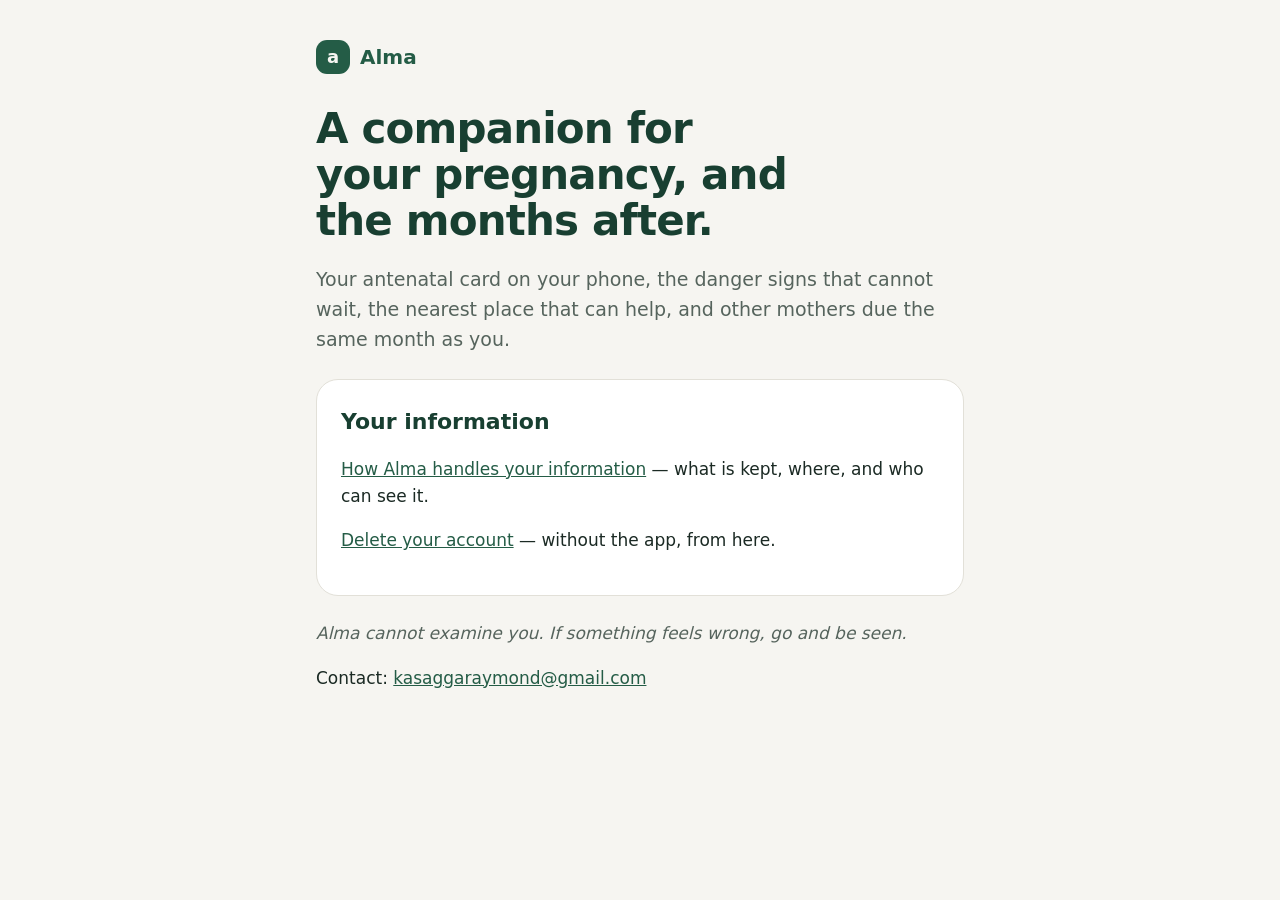
<file: index.html>
<!doctype html>
<html lang="en">
<head>
  <meta charset="utf-8">
  <meta name="viewport" content="width=device-width, initial-scale=1">
  <title>Alma</title>
  <meta name="description" content="Alma — a pregnancy and newborn companion for mothers in Uganda and beyond.">
  <link rel="stylesheet" href="style.css">
</head>
<body>
<main>
  <a class="mark" href="index.html"><span>a</span>Alma</a>
  <h1>A companion for your pregnancy, and the months after.</h1>
  <p class="lead">Your antenatal card on your phone, the danger signs that
    cannot wait, the nearest place that can help, and other mothers due the
    same month as you.</p>
  <div class="card">
    <h2 style="margin-top:0">Your information</h2>
    <p><a href="privacy.html">How Alma handles your information</a> — what is
      kept, where, and who can see it.</p>
    <p><a href="delete-account.html">Delete your account</a> — without the
      app, from here.</p>
  </div>
  <p><em>Alma cannot examine you. If something feels wrong, go and be seen.</em></p>
  <p>Contact: <a href="mailto:kasaggaraymond@gmail.com">kasaggaraymond@gmail.com</a></p>
</main>
</body>
</html>
</file>
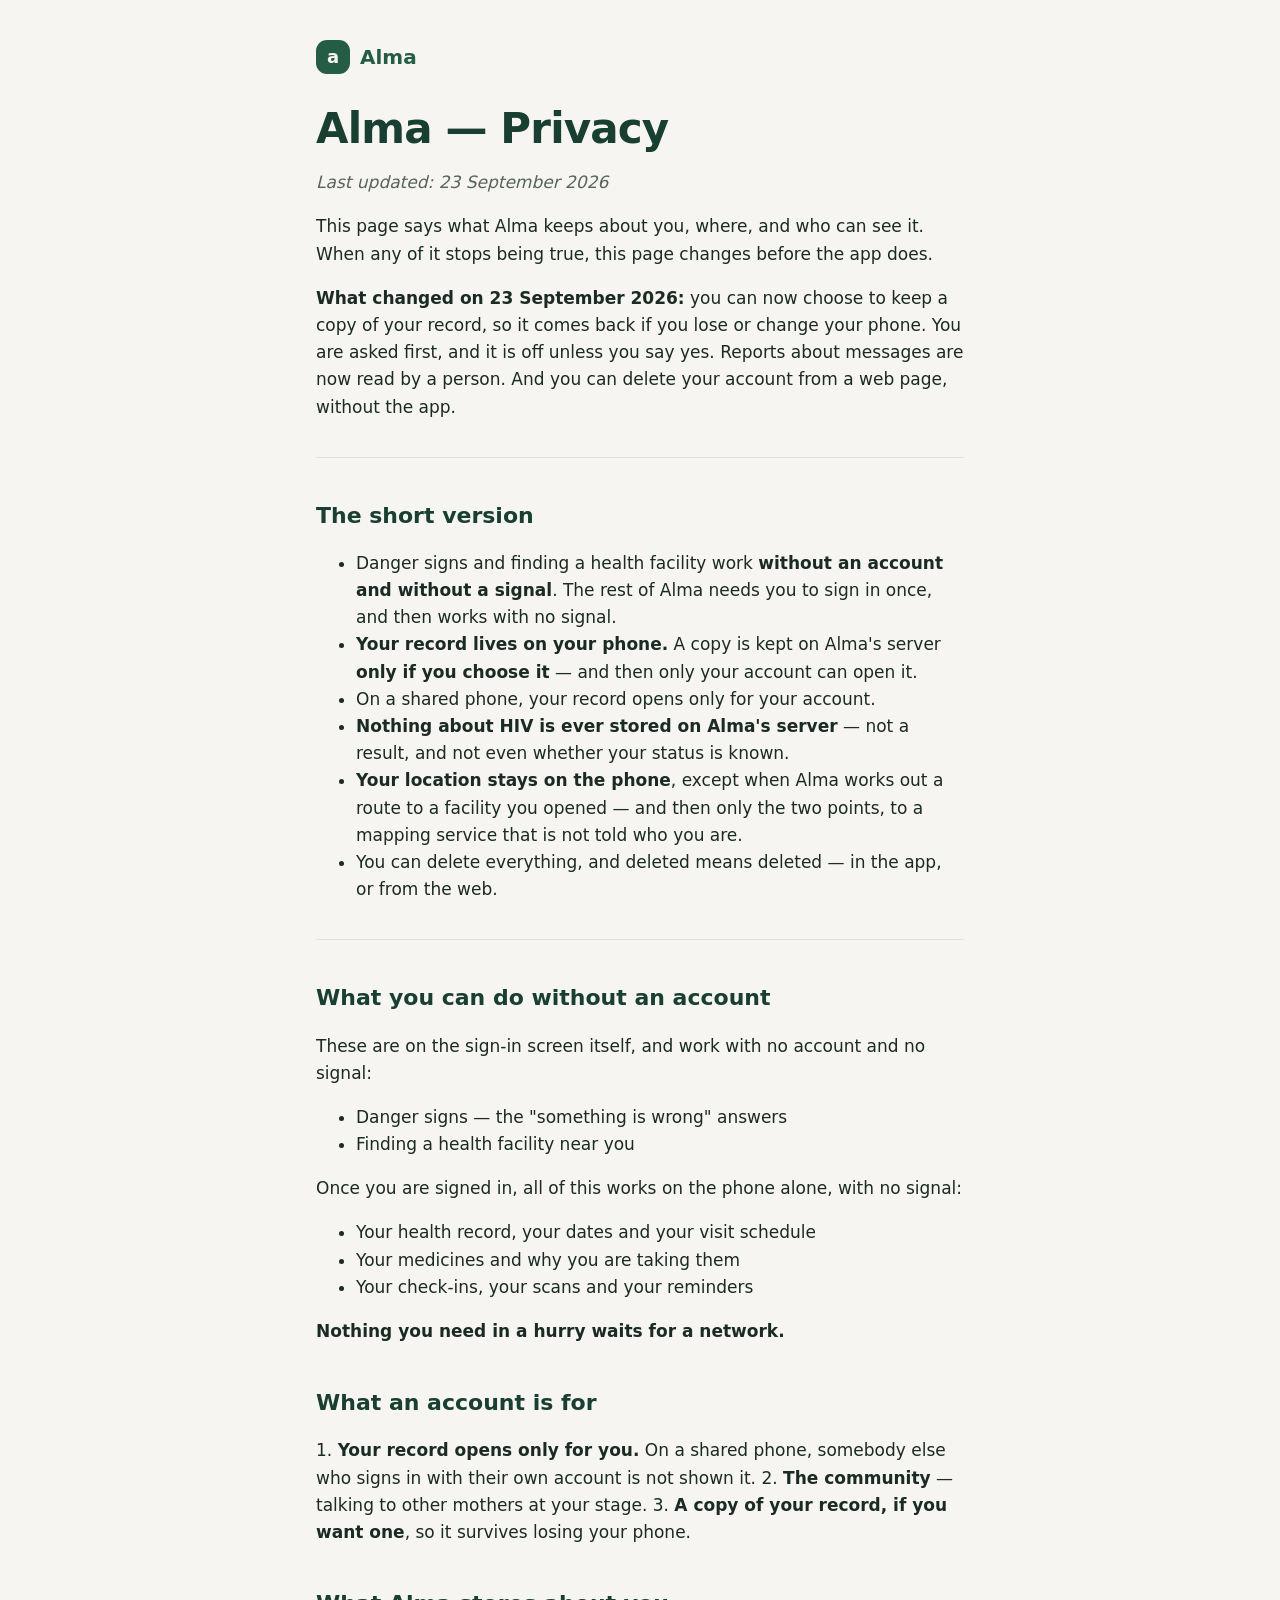
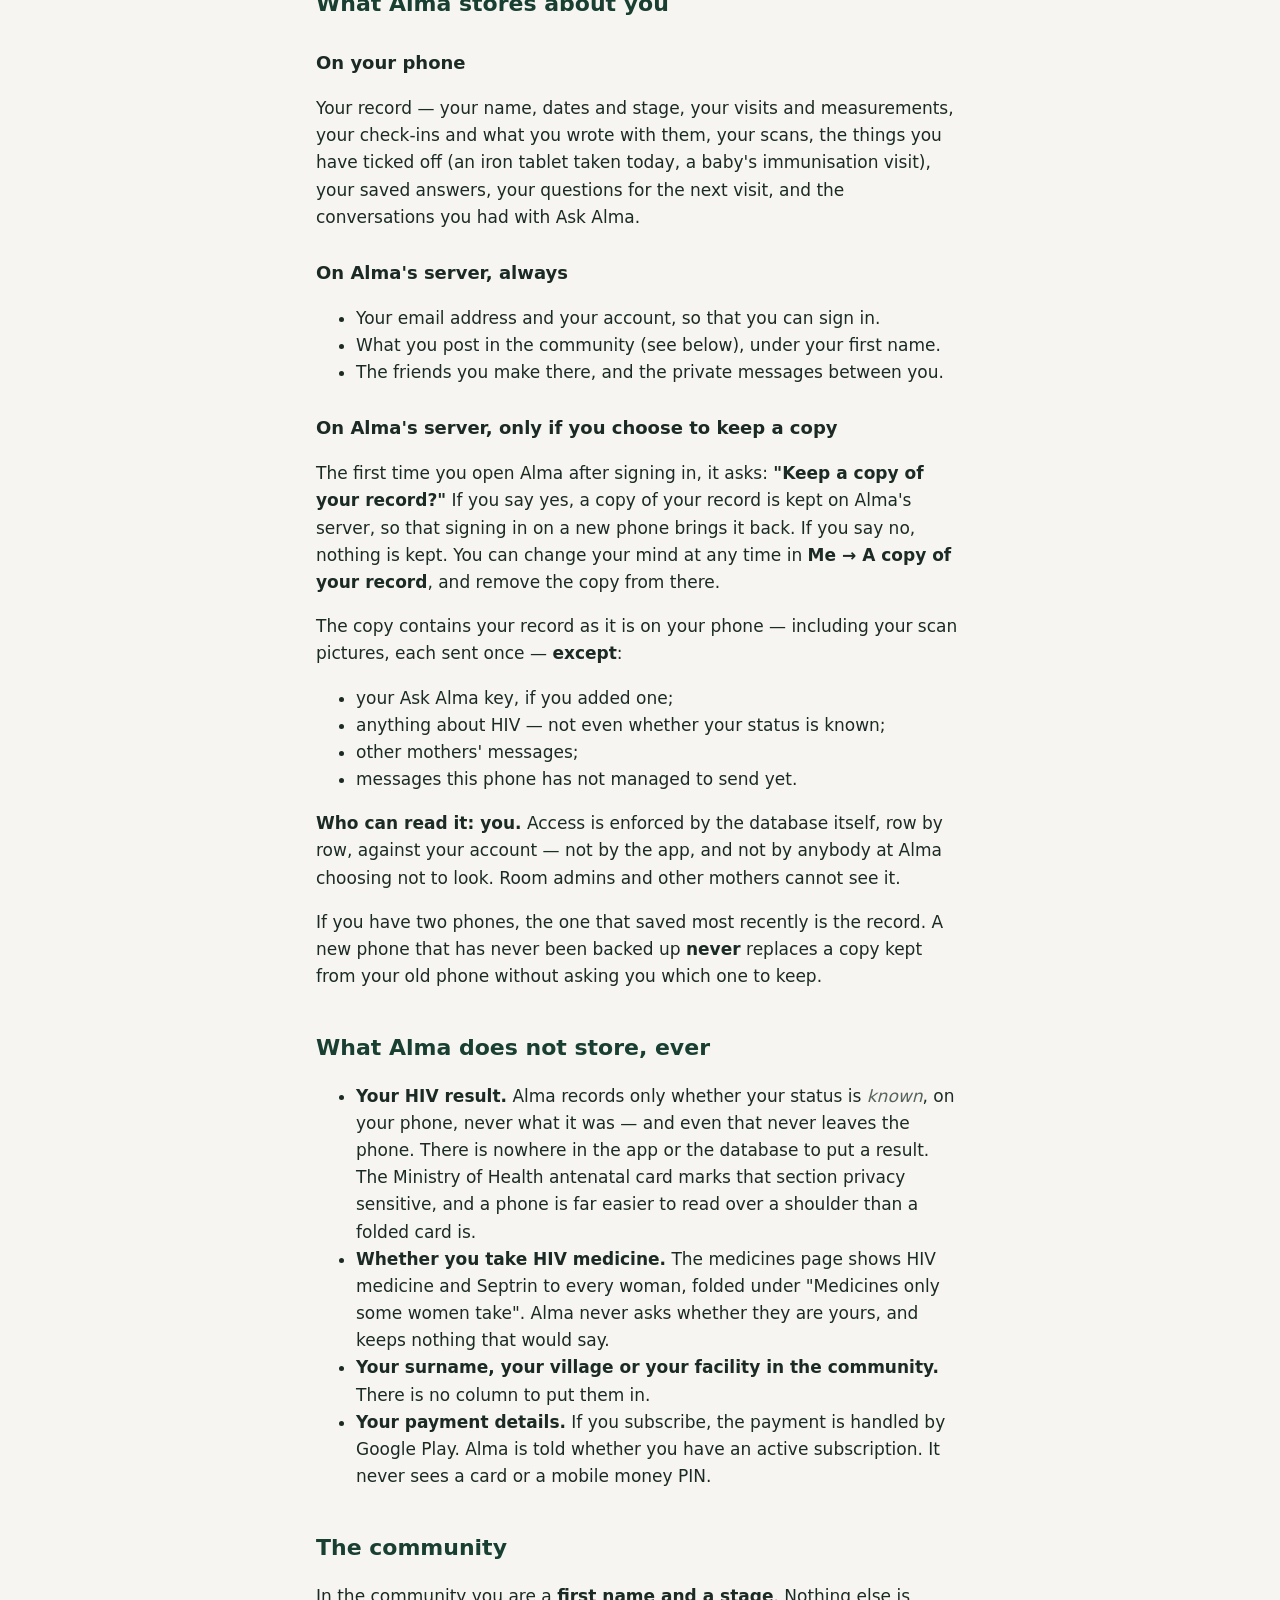
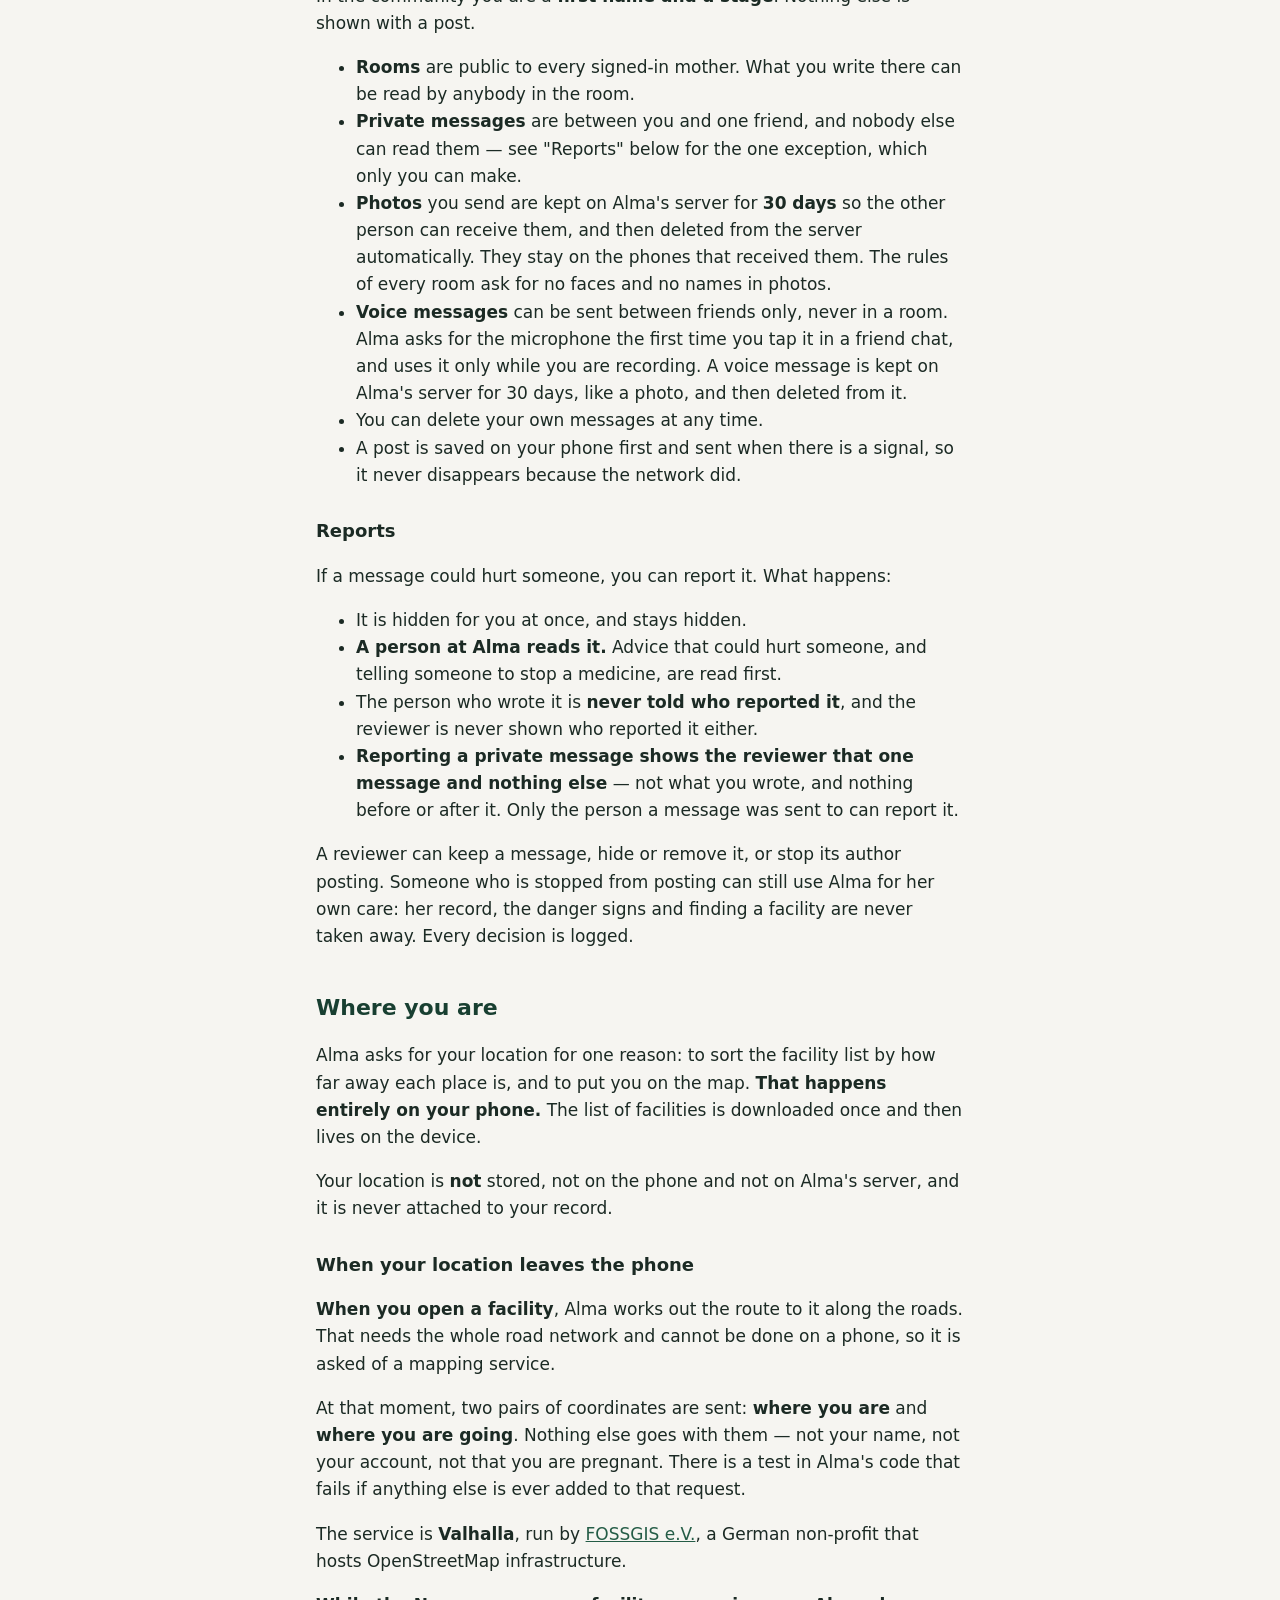
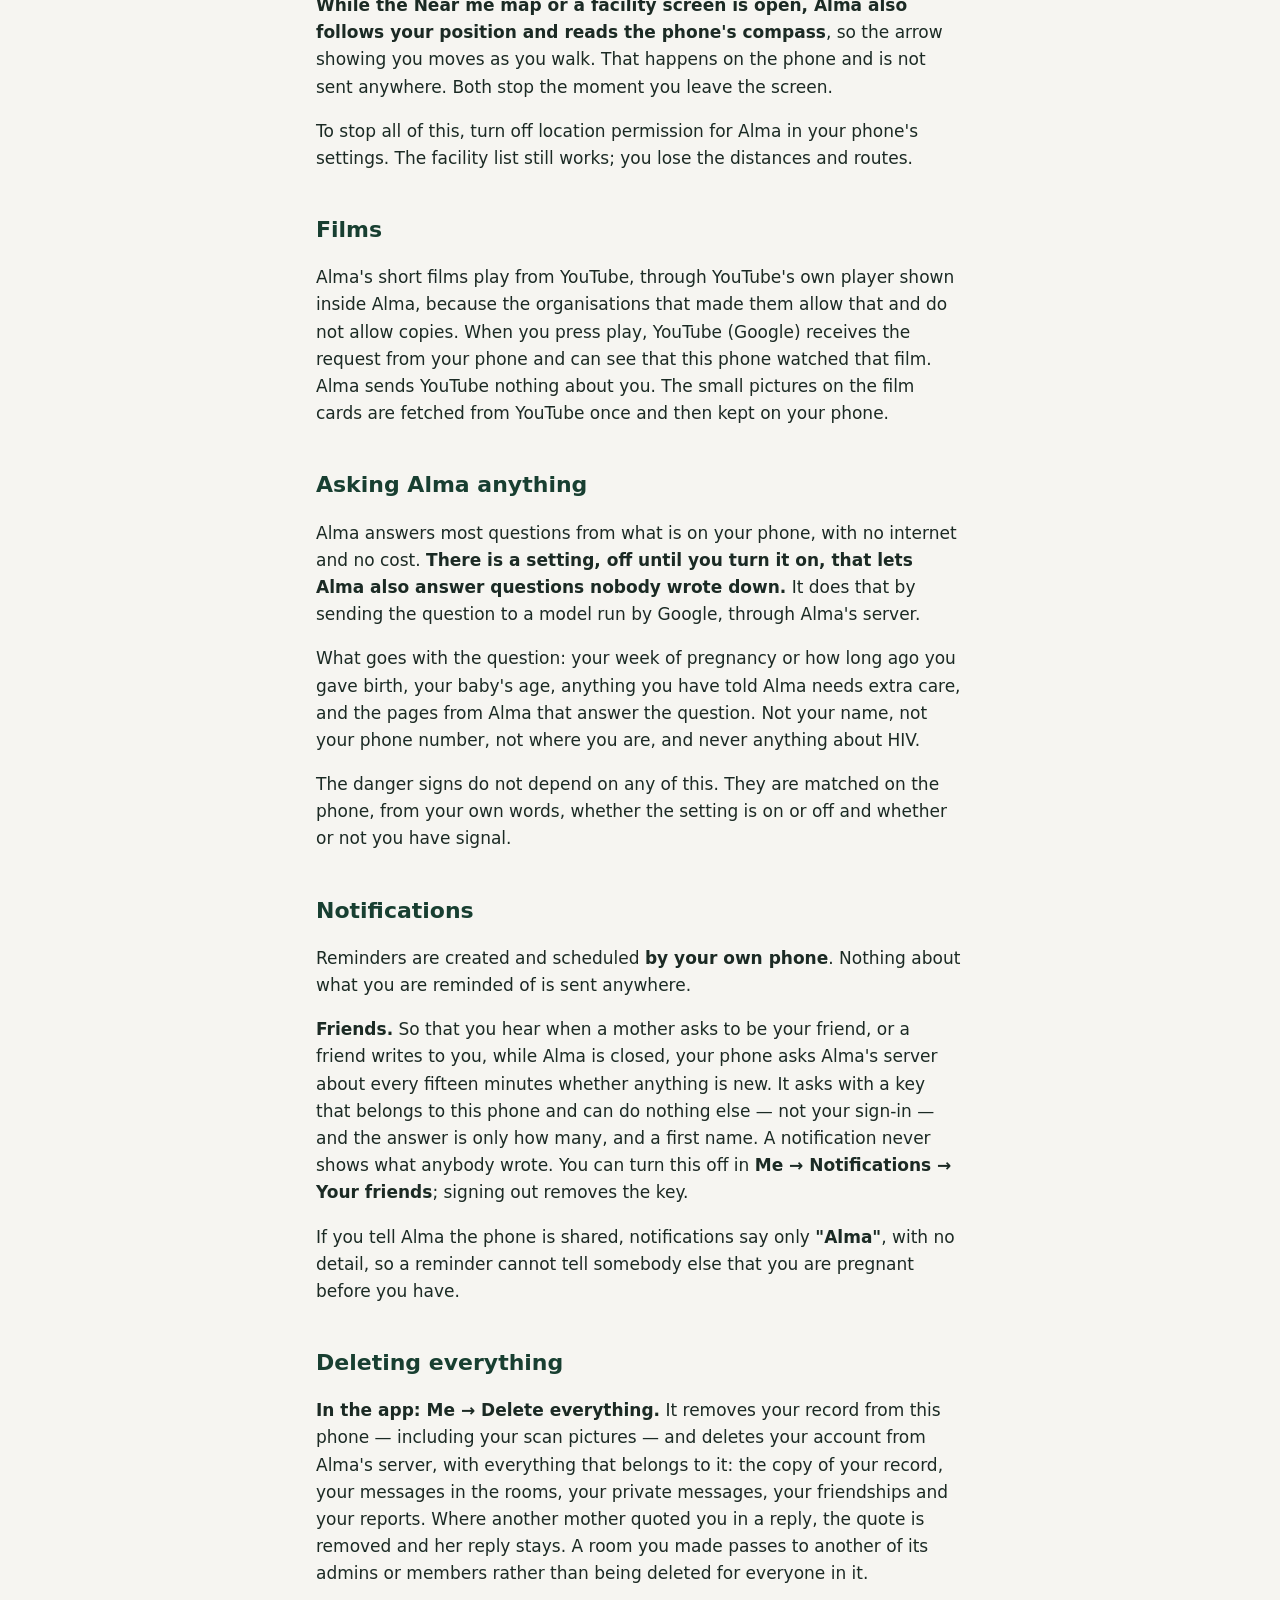
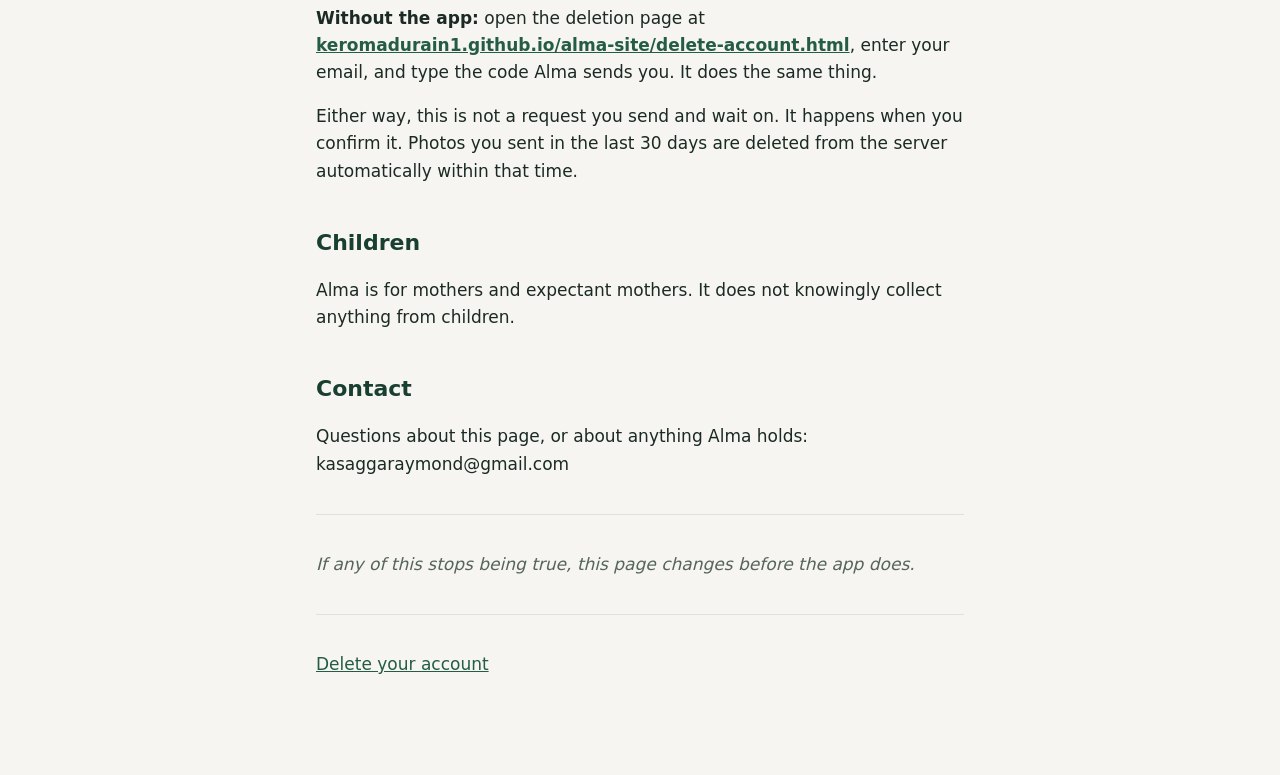
<file: privacy.html>
<!doctype html>
<html lang="en">
<head>
  <meta charset="utf-8">
  <meta name="viewport" content="width=device-width, initial-scale=1">
  <title>Alma Privacy</title>
  <meta name="description" content="What Alma keeps about you, where, and who can see it.">
  <link rel="stylesheet" href="style.css">
</head>
<body>
<main>
  <a class="mark" href="index.html"><span>a</span>Alma</a>
  <h1>Alma — Privacy</h1>
  <p><em>Last updated: 23 September 2026</em></p>
  <p>This page says what Alma keeps about you, where, and who can see it. When any of it stops being true, this page changes before the app does.</p>
  <p><strong>What changed on 23 September 2026:</strong> you can now choose to keep a copy of your record, so it comes back if you lose or change your phone. You are asked first, and it is off unless you say yes. Reports about messages are now read by a person. And you can delete your account from a web page, without the app.</p>
  <hr>
  <h2>The short version</h2>
  <ul><li>Danger signs and finding a health facility work <strong>without an account and without a signal</strong>. The rest of Alma needs you to sign in once, and then works with no signal.</li><li><strong>Your record lives on your phone.</strong> A copy is kept on Alma's server <strong>only if you choose it</strong> — and then only your account can open it.</li><li>On a shared phone, your record opens only for your account.</li><li><strong>Nothing about HIV is ever stored on Alma's server</strong> — not a result, and not even whether your status is known.</li><li><strong>Your location stays on the phone</strong>, except when Alma works out a route to a facility you opened — and then only the two points, to a mapping service that is not told who you are.</li><li>You can delete everything, and deleted means deleted — in the app, or from the web.</li></ul>
  <hr>
  <h2>What you can do without an account</h2>
  <p>These are on the sign-in screen itself, and work with no account and no signal:</p>
  <ul><li>Danger signs — the "something is wrong" answers</li><li>Finding a health facility near you</li></ul>
  <p>Once you are signed in, all of this works on the phone alone, with no signal:</p>
  <ul><li>Your health record, your dates and your visit schedule</li><li>Your medicines and why you are taking them</li><li>Your check-ins, your scans and your reminders</li></ul>
  <p><strong>Nothing you need in a hurry waits for a network.</strong></p>
  <h2>What an account is for</h2>
  <p>1. <strong>Your record opens only for you.</strong> On a shared phone, somebody else who signs in with their own account is not shown it. 2. <strong>The community</strong> — talking to other mothers at your stage. 3. <strong>A copy of your record, if you want one</strong>, so it survives losing your phone.</p>
  <h2>What Alma stores about you</h2>
  <h3>On your phone</h3>
  <p>Your record — your name, dates and stage, your visits and measurements, your check-ins and what you wrote with them, your scans, the things you have ticked off (an iron tablet taken today, a baby's immunisation visit), your saved answers, your questions for the next visit, and the conversations you had with Ask Alma.</p>
  <h3>On Alma's server, always</h3>
  <ul><li>Your email address and your account, so that you can sign in.</li><li>What you post in the community (see below), under your first name.</li><li>The friends you make there, and the private messages between you.</li></ul>
  <h3>On Alma's server, only if you choose to keep a copy</h3>
  <p>The first time you open Alma after signing in, it asks: <strong>"Keep a copy of your record?"</strong> If you say yes, a copy of your record is kept on Alma's server, so that signing in on a new phone brings it back. If you say no, nothing is kept. You can change your mind at any time in <strong>Me → A copy of your record</strong>, and remove the copy from there.</p>
  <p>The copy contains your record as it is on your phone — including your scan pictures, each sent once — <strong>except</strong>:</p>
  <ul><li>your Ask Alma key, if you added one;</li><li>anything about HIV — not even whether your status is known;</li><li>other mothers' messages;</li><li>messages this phone has not managed to send yet.</li></ul>
  <p><strong>Who can read it: you.</strong> Access is enforced by the database itself, row by row, against your account — not by the app, and not by anybody at Alma choosing not to look. Room admins and other mothers cannot see it.</p>
  <p>If you have two phones, the one that saved most recently is the record. A new phone that has never been backed up <strong>never</strong> replaces a copy kept from your old phone without asking you which one to keep.</p>
  <h2>What Alma does not store, ever</h2>
  <ul><li><strong>Your HIV result.</strong> Alma records only whether your status is <em>known</em>, on your phone, never what it was — and even that never leaves the phone. There is nowhere in the app or the database to put a result. The Ministry of Health antenatal card marks that section privacy sensitive, and a phone is far easier to read over a shoulder than a folded card is.</li><li><strong>Whether you take HIV medicine.</strong> The medicines page shows HIV medicine and Septrin to every woman, folded under "Medicines only some women take". Alma never asks whether they are yours, and keeps nothing that would say.</li><li><strong>Your surname, your village or your facility in the community.</strong> There is no column to put them in.</li><li><strong>Your payment details.</strong> If you subscribe, the payment is handled by Google Play. Alma is told whether you have an active subscription. It never sees a card or a mobile money PIN.</li></ul>
  <h2>The community</h2>
  <p>In the community you are a <strong>first name and a stage</strong>. Nothing else is shown with a post.</p>
  <ul><li><strong>Rooms</strong> are public to every signed-in mother. What you write there can be read by anybody in the room.</li><li><strong>Private messages</strong> are between you and one friend, and nobody else can read them — see "Reports" below for the one exception, which only you can make.</li><li><strong>Photos</strong> you send are kept on Alma's server for <strong>30 days</strong> so the other person can receive them, and then deleted from the server automatically. They stay on the phones that received them. The rules of every room ask for no faces and no names in photos.</li><li><strong>Voice messages</strong> can be sent between friends only, never in a room. Alma asks for the microphone the first time you tap it in a friend chat, and uses it only while you are recording. A voice message is kept on Alma's server for 30 days, like a photo, and then deleted from it.</li><li>You can delete your own messages at any time.</li><li>A post is saved on your phone first and sent when there is a signal, so it never disappears because the network did.</li></ul>
  <h3>Reports</h3>
  <p>If a message could hurt someone, you can report it. What happens:</p>
  <ul><li>It is hidden for you at once, and stays hidden.</li><li><strong>A person at Alma reads it.</strong> Advice that could hurt someone, and telling someone to stop a medicine, are read first.</li><li>The person who wrote it is <strong>never told who reported it</strong>, and the reviewer is never shown who reported it either.</li><li><strong>Reporting a private message shows the reviewer that one message and nothing else</strong> — not what you wrote, and nothing before or after it. Only the person a message was sent to can report it.</li></ul>
  <p>A reviewer can keep a message, hide or remove it, or stop its author posting. Someone who is stopped from posting can still use Alma for her own care: her record, the danger signs and finding a facility are never taken away. Every decision is logged.</p>
  <h2>Where you are</h2>
  <p>Alma asks for your location for one reason: to sort the facility list by how far away each place is, and to put you on the map. <strong>That happens entirely on your phone.</strong> The list of facilities is downloaded once and then lives on the device.</p>
  <p>Your location is <strong>not</strong> stored, not on the phone and not on Alma's server, and it is never attached to your record.</p>
  <h3>When your location leaves the phone</h3>
  <p><strong>When you open a facility</strong>, Alma works out the route to it along the roads. That needs the whole road network and cannot be done on a phone, so it is asked of a mapping service.</p>
  <p>At that moment, two pairs of coordinates are sent: <strong>where you are</strong> and <strong>where you are going</strong>. Nothing else goes with them — not your name, not your account, not that you are pregnant. There is a test in Alma's code that fails if anything else is ever added to that request.</p>
  <p>The service is <strong>Valhalla</strong>, run by <a href="https://www.fossgis.de/">FOSSGIS e.V.</a>, a German non-profit that hosts OpenStreetMap infrastructure.</p>
  <p><strong>While the Near me map or a facility screen is open, Alma also follows your position and reads the phone's compass</strong>, so the arrow showing you moves as you walk. That happens on the phone and is not sent anywhere. Both stop the moment you leave the screen.</p>
  <p>To stop all of this, turn off location permission for Alma in your phone's settings. The facility list still works; you lose the distances and routes.</p>
  <h2>Films</h2>
  <p>Alma's short films play from YouTube, through YouTube's own player shown inside Alma, because the organisations that made them allow that and do not allow copies. When you press play, YouTube (Google) receives the request from your phone and can see that this phone watched that film. Alma sends YouTube nothing about you. The small pictures on the film cards are fetched from YouTube once and then kept on your phone.</p>
  <h2>Asking Alma anything</h2>
  <p>Alma answers most questions from what is on your phone, with no internet and no cost. <strong>There is a setting, off until you turn it on, that lets Alma also answer questions nobody wrote down.</strong> It does that by sending the question to a model run by Google, through Alma's server.</p>
  <p>What goes with the question: your week of pregnancy or how long ago you gave birth, your baby's age, anything you have told Alma needs extra care, and the pages from Alma that answer the question. Not your name, not your phone number, not where you are, and never anything about HIV.</p>
  <p>The danger signs do not depend on any of this. They are matched on the phone, from your own words, whether the setting is on or off and whether or not you have signal.</p>
  <h2>Notifications</h2>
  <p>Reminders are created and scheduled <strong>by your own phone</strong>. Nothing about what you are reminded of is sent anywhere.</p>
  <p><strong>Friends.</strong> So that you hear when a mother asks to be your friend, or a friend writes to you, while Alma is closed, your phone asks Alma's server about every fifteen minutes whether anything is new. It asks with a key that belongs to this phone and can do nothing else — not your sign-in — and the answer is only how many, and a first name. A notification never shows what anybody wrote. You can turn this off in <strong>Me → Notifications → Your friends</strong>; signing out removes the key.</p>
  <p>If you tell Alma the phone is shared, notifications say only <strong>"Alma"</strong>, with no detail, so a reminder cannot tell somebody else that you are pregnant before you have.</p>
  <h2>Deleting everything</h2>
  <p><strong>In the app: Me → Delete everything.</strong> It removes your record from this phone — including your scan pictures — and deletes your account from Alma's server, with everything that belongs to it: the copy of your record, your messages in the rooms, your private messages, your friendships and your reports. Where another mother quoted you in a reply, the quote is removed and her reply stays. A room you made passes to another of its admins or members rather than being deleted for everyone in it.</p>
  <p><strong>Without the app:</strong> open the deletion page at <strong><a href="https://keromadurain1.github.io/alma-site/delete-account.html">keromadurain1.github.io/alma-site/delete-account.html</a></strong>, enter your email, and type the code Alma sends you. It does the same thing.</p>
  <p>Either way, this is not a request you send and wait on. It happens when you confirm it. Photos you sent in the last 30 days are deleted from the server automatically within that time.</p>
  <h2>Children</h2>
  <p>Alma is for mothers and expectant mothers. It does not knowingly collect anything from children.</p>
  <h2>Contact</h2>
  <p>Questions about this page, or about anything Alma holds: kasaggaraymond@gmail.com</p>
  <hr>
  <p><em>If any of this stops being true, this page changes before the app does.</em></p>
  <hr>
  <p><a href="delete-account.html">Delete your account</a></p>
</main>
</body>
</html>
<!-- Generated from docs/PRIVACY.md by tool/build_site.mjs. Do not edit. -->
</file>
<file: style.css>
/* Alma's public pages: privacy, and deleting an account.
   The app's own palette (lib/design/alma_colors.dart), so a mother who
   arrives here from the app recognises where she is. */

:root {
  --ground: #f6f5f1;
  --surface: #ffffff;
  --ink: #1b2a24;
  --ink-muted: #56645d;
  --forest: #245c46;
  --forest-deep: #183f31;
  --mint: #e1efe7;
  --rule: #e2e0d8;
  --alert: #b3261e;
  --alert-soft: #fbe9e7;
}

@media (prefers-color-scheme: dark) {
  :root:not([data-theme="light"]) {
    --ground: #111815;
    --surface: #18211d;
    --ink: #e8eee9;
    --ink-muted: #a5b3ab;
    --forest: #7cc4a1;
    --forest-deep: #b5e2cb;
    --mint: #1f2f27;
    --rule: #2a3530;
    --alert: #f2b8b5;
    --alert-soft: #3a1f1d;
  }
}

* { box-sizing: border-box; }

body {
  margin: 0;
  background: var(--ground);
  color: var(--ink);
  font-family: "Plus Jakarta Sans", system-ui, -apple-system, "Segoe UI",
    Roboto, sans-serif;
  font-size: 17px;
  line-height: 1.6;
}

main {
  max-width: 680px;
  margin: 0 auto;
  padding: 40px 16px 80px;
}

.mark {
  display: inline-flex;
  align-items: center;
  gap: 10px;
  color: var(--forest);
  font-weight: 800;
  font-size: 20px;
  text-decoration: none;
  margin-bottom: 32px;
}

.mark span {
  width: 34px;
  height: 34px;
  border-radius: 11px;
  background: var(--forest);
  color: var(--ground);
  display: grid;
  place-items: center;
  font-size: 18px;
}

h1 {
  font-size: clamp(30px, 7vw, 42px);
  line-height: 1.1;
  letter-spacing: -0.02em;
  color: var(--forest-deep);
  margin: 0 0 16px;
  text-wrap: balance;
}

h2 {
  font-size: 22px;
  margin: 40px 0 8px;
  color: var(--forest-deep);
  text-wrap: balance;
}

h3 { font-size: 18px; margin: 28px 0 6px; }

p, li { color: var(--ink); }
.lead { font-size: 19px; color: var(--ink-muted); }
a { color: var(--forest); }
hr { border: 0; border-top: 1px solid var(--rule); margin: 36px 0; }
em { color: var(--ink-muted); }

.card {
  background: var(--surface);
  border: 1px solid var(--rule);
  border-radius: 22px;
  padding: 24px;
  margin: 24px 0;
}

.note {
  background: var(--mint);
  border-radius: 18px;
  padding: 16px 18px;
  color: var(--forest-deep);
  margin: 20px 0;
}

.danger {
  background: var(--alert-soft);
  border-radius: 18px;
  padding: 16px 18px;
  margin: 20px 0;
}

label { display: block; font-weight: 700; margin: 16px 0 6px; }

input {
  width: 100%;
  font: inherit;
  padding: 14px 16px;
  border-radius: 14px;
  border: 1px solid var(--rule);
  background: var(--ground);
  color: var(--ink);
}

input:focus-visible, button:focus-visible, a:focus-visible {
  outline: 3px solid var(--forest);
  outline-offset: 2px;
}

button {
  font: inherit;
  font-weight: 700;
  width: 100%;
  min-height: 52px;
  margin-top: 18px;
  border: 0;
  border-radius: 999px;
  background: var(--forest);
  color: var(--ground);
  cursor: pointer;
}

button.secondary { background: var(--mint); color: var(--forest-deep); }
button.destroy { background: var(--alert); color: #fff; }
button:disabled { opacity: 0.5; cursor: default; }

.status { margin-top: 14px; min-height: 1.6em; color: var(--ink-muted); }
.status.bad { color: var(--alert); }
[hidden] { display: none !important; }

@media (prefers-reduced-motion: no-preference) {
  button { transition: filter 120ms ease; }
  button:not(:disabled):hover { filter: brightness(1.08); }
}
</file>
